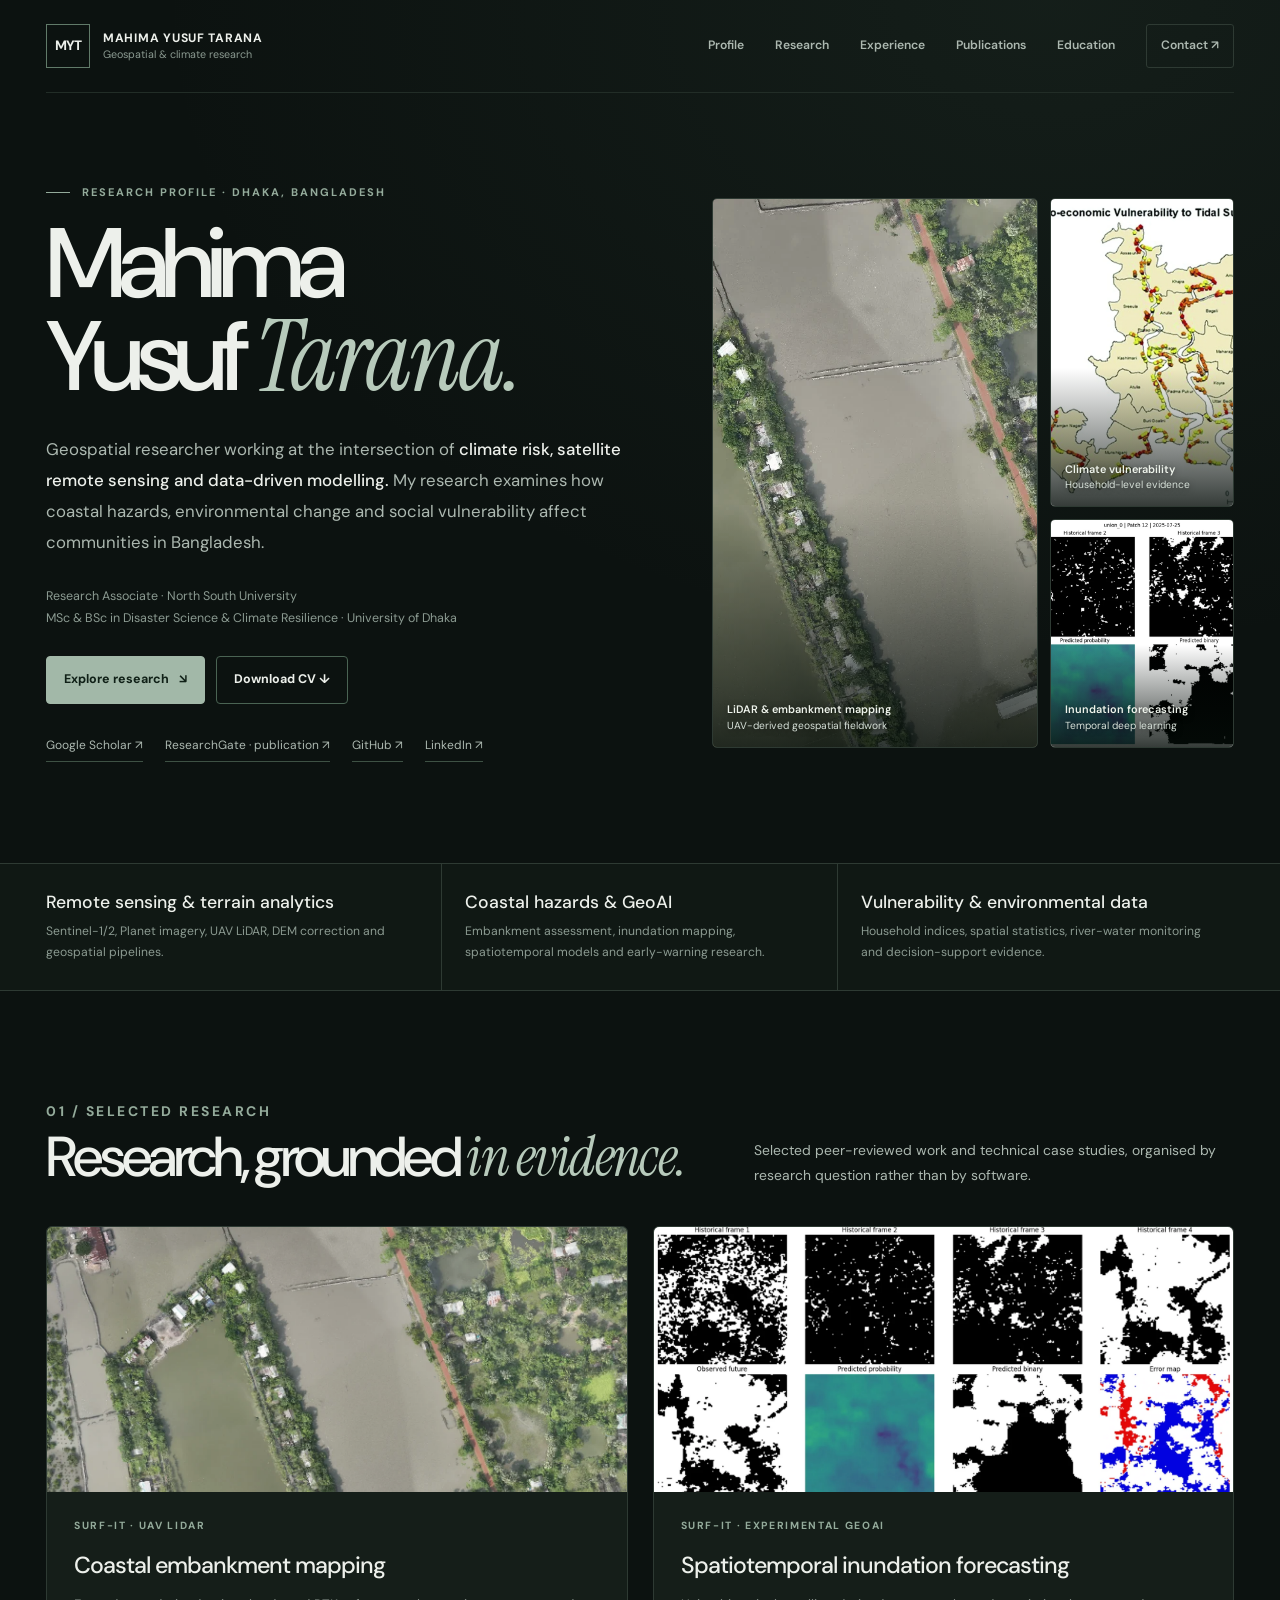
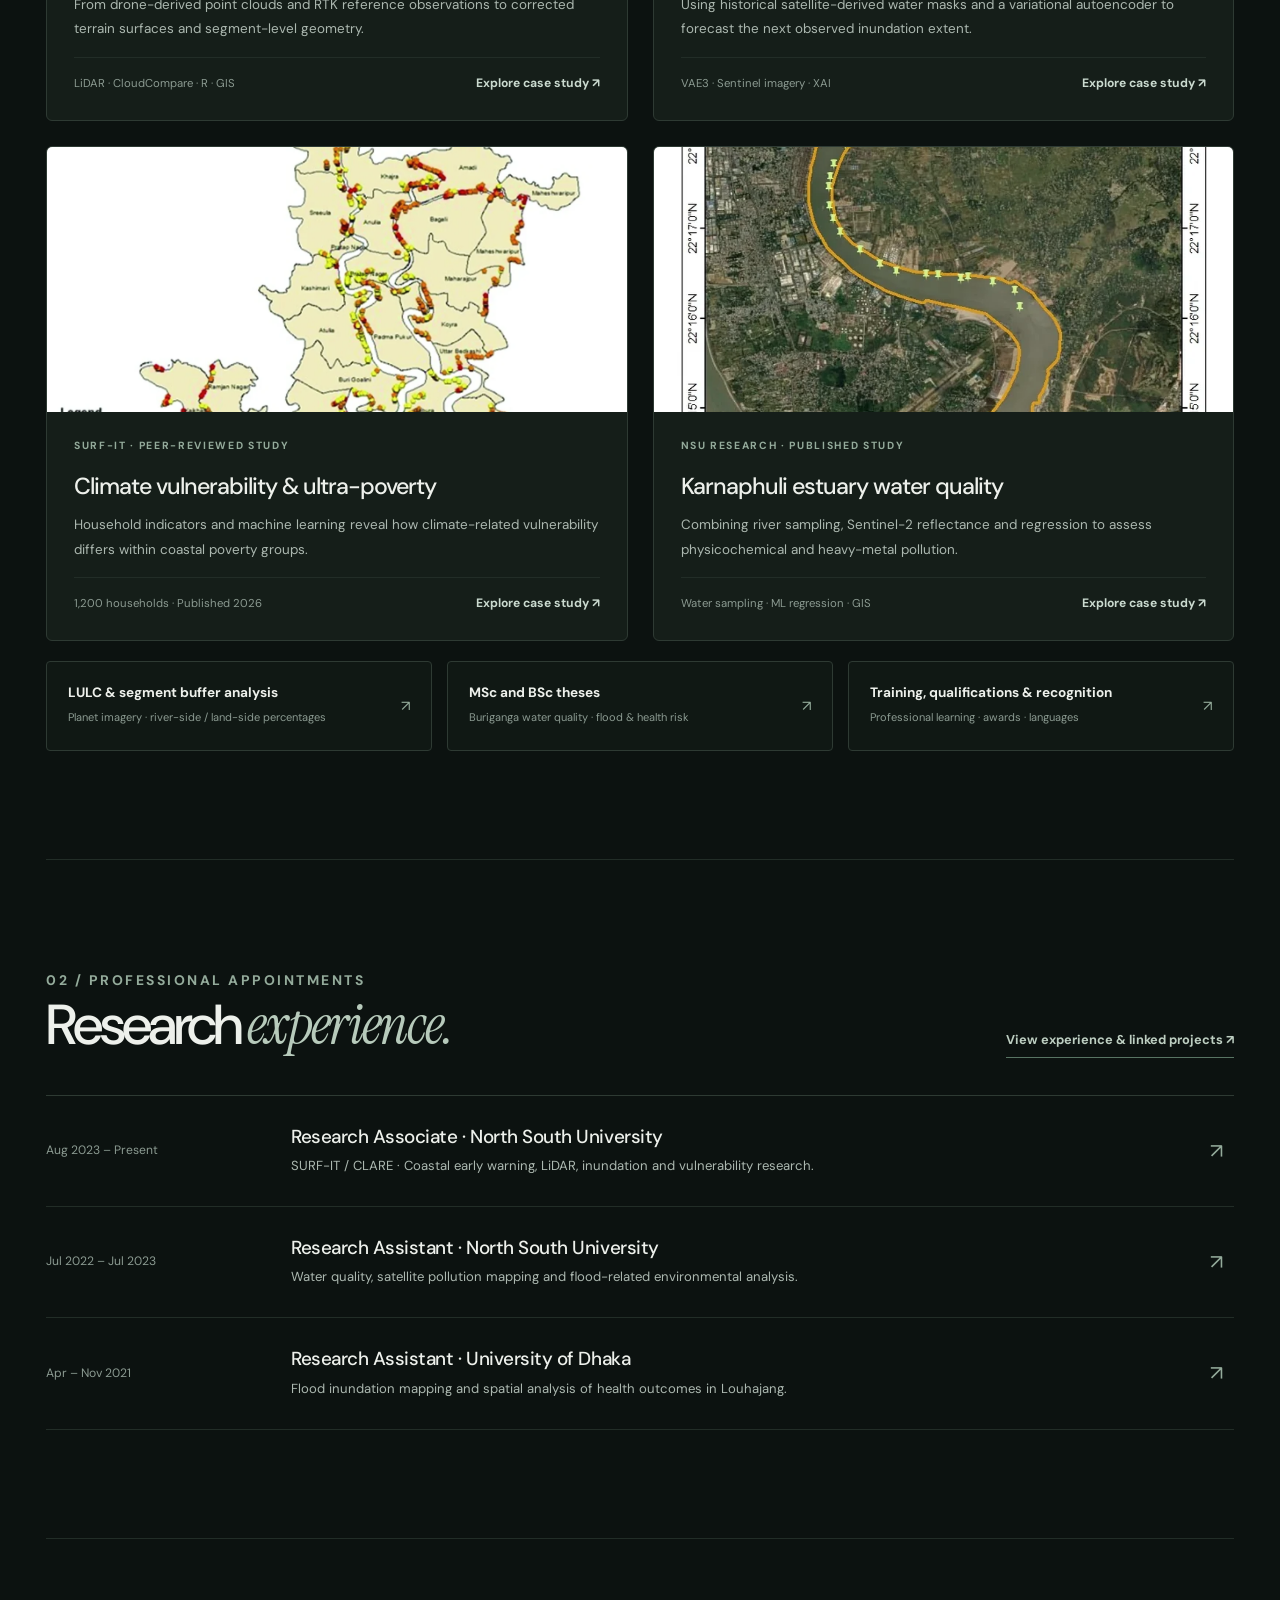
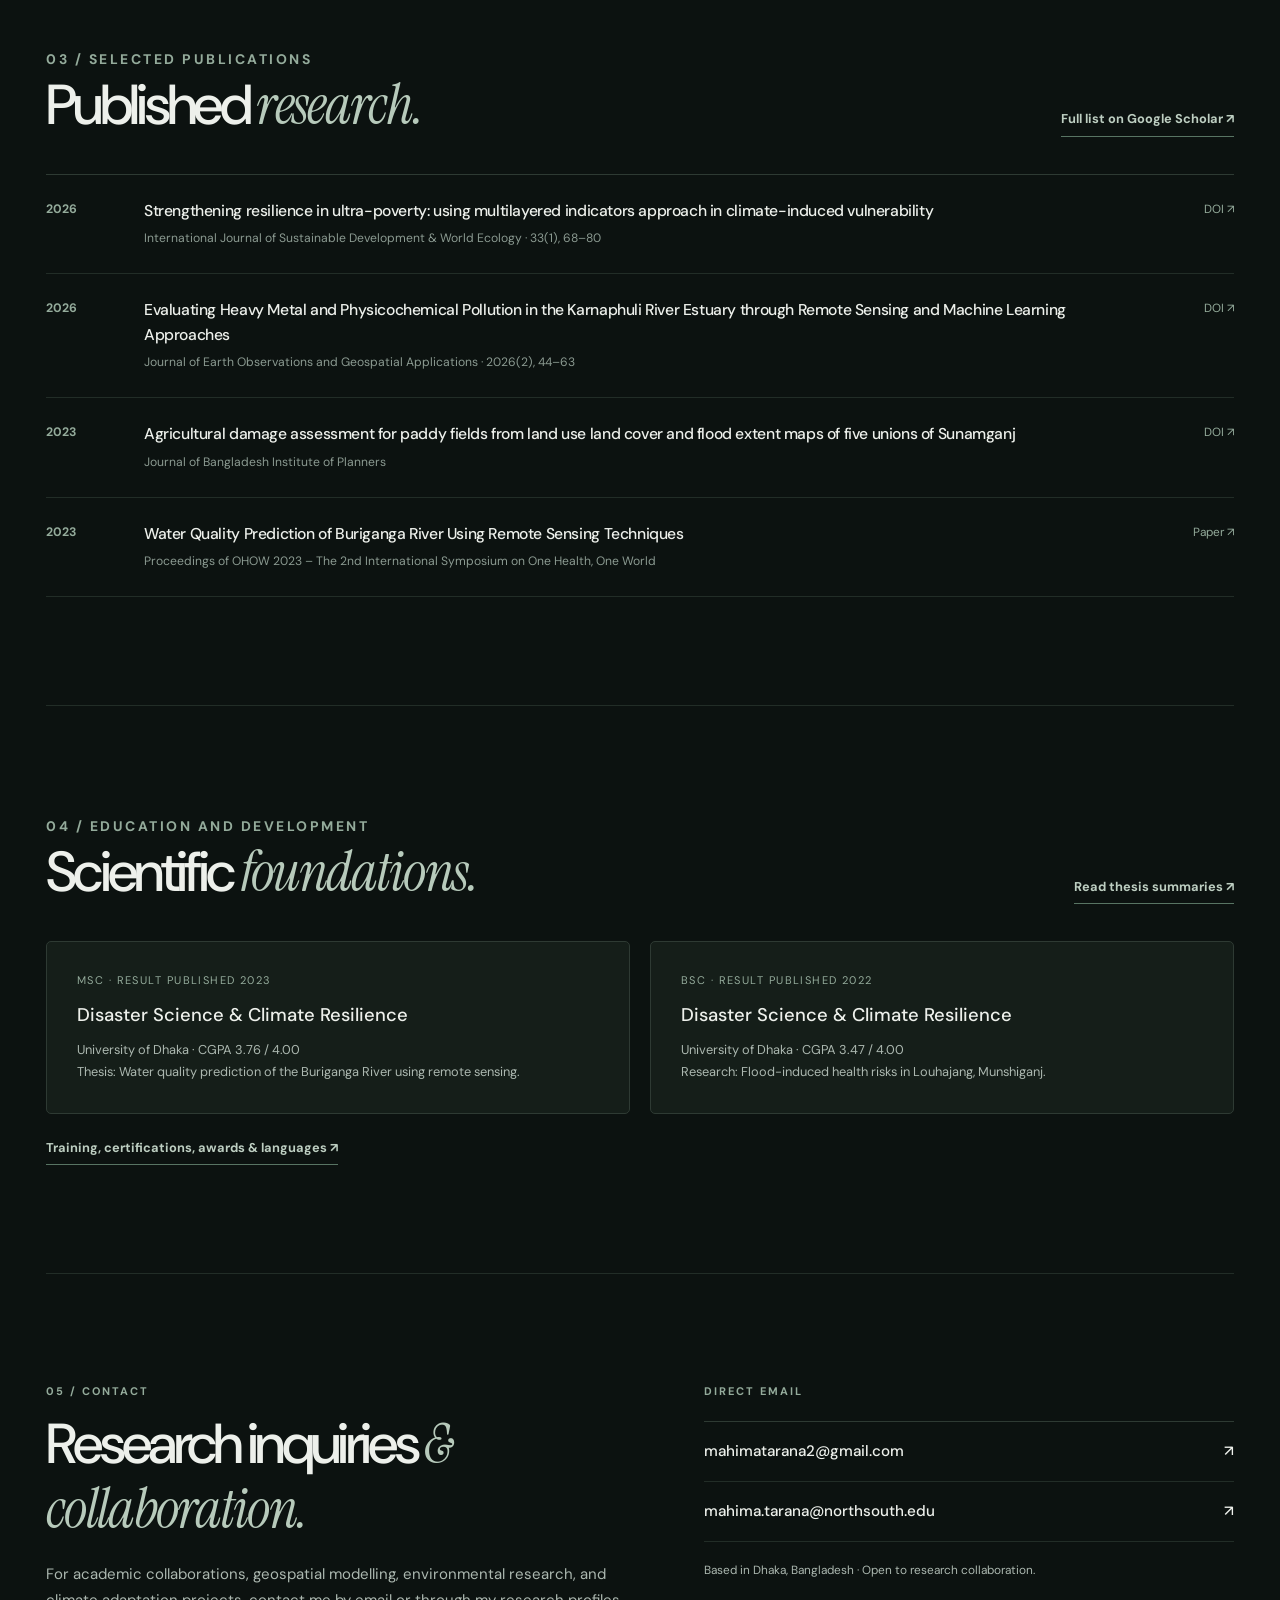
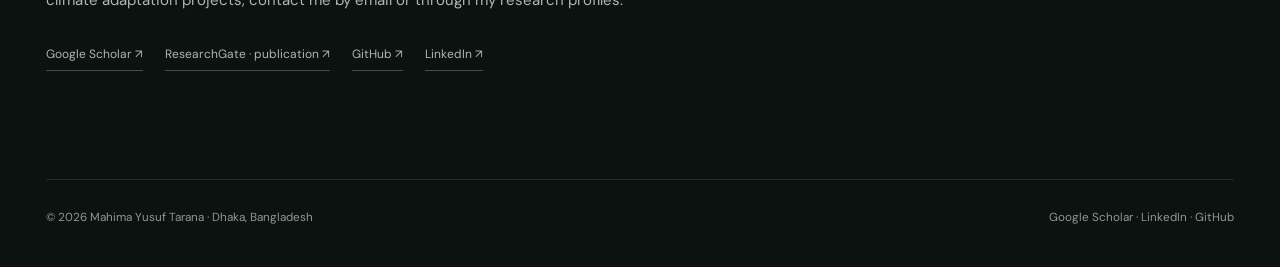
<file: index.html>
<!doctype html><html lang="en"><head><meta charset="utf-8"><meta name="viewport" content="width=device-width,initial-scale=1"><meta name="theme-color" content="#0c1210"><meta name="description" content="Mahima Yusuf Tarana — geospatial researcher working on climate resilience, coastal hazards, remote sensing, GIS, and machine learning."><link rel="preconnect" href="https://fonts.googleapis.com"><link rel="preconnect" href="https://fonts.gstatic.com" crossorigin><link href="https://fonts.googleapis.com/css2?family=DM+Sans:wght@400;500;600;700&family=Instrument+Serif:ital@0;1&display=swap" rel="stylesheet"><link rel="stylesheet" href="style.css"><title>Mahima Yusuf Tarana | Geospatial Research & Climate Resilience</title></head><body><div class="container"><div class="topbar"><a href="index.html" class="brand" aria-label="Mahima Yusuf Tarana home"><span class="brand-mark">MYT</span><span class="brand-copy"><strong>MAHIMA YUSUF TARANA</strong><small>Geospatial & climate research</small></span></a><button class="mobile-toggle" type="button" aria-label="Toggle navigation" aria-controls="primary-nav" aria-expanded="false">Menu ☰</button><nav id="primary-nav" class="nav" aria-label="Primary navigation"><a href="index.html#about">Profile</a><a href="index.html#research">Research</a><a href="experience-nsu.html">Experience</a><a href="index.html#publications">Publications</a><a href="index.html#education">Education</a><a class="nav-contact" href="index.html#contact">Contact ↗</a></nav></div></div>
<main id="about">
<section class="container hero" aria-labelledby="home-heading"><div><div class="micro eyebrow">Research profile · Dhaka, Bangladesh</div><h1 id="home-heading">Mahima<br>Yusuf <span class="serif">Tarana.</span></h1><p class="lead">Geospatial researcher working at the intersection of <strong style="color:var(--fg);font-weight:500">climate risk, satellite remote sensing and data-driven modelling.</strong> My research examines how coastal hazards, environmental change and social vulnerability affect communities in Bangladesh.</p><p class="credentials">Research Associate · North South University<br>MSc & BSc in Disaster Science & Climate Resilience · University of Dhaka</p><div class="button-row"><a class="button solid" href="#research">Explore research <span aria-hidden="true">↘</span></a><a class="button" href="Mahima_Yusuf_Tarana_CV.pdf" download>Download CV ↓</a></div><div class="social" aria-label="Academic and professional profiles"><a href="https://scholar.google.com/citations?user=-vbctQQAAAAJ&hl=en" target="_blank" rel="noopener noreferrer">Google Scholar ↗</a><a href="https://www.researchgate.net/publication/398386936_Strengthening_resilience_in_ultra-poverty_using_multilayered_indicators_approach_in_climate-induced_vulnerability" target="_blank" rel="noopener noreferrer">ResearchGate · publication ↗</a><a href="https://github.com/mahimatarana" target="_blank" rel="noopener noreferrer">GitHub ↗</a><a href="https://www.linkedin.com/in/mahima-yusuf-tarana-b61780201/" target="_blank" rel="noopener noreferrer">LinkedIn ↗</a></div></div>
<div class="visual-composition" aria-label="Featured research figures from coastal Bangladesh"><a class="visual-tall" href="project-lidar-embankment.html"><img src="lidar-orthomosaic.webp" alt="Orthomosaic of coastal embankment landscape from the SURF-IT project"><span class="visual-cap">LiDAR & embankment mapping<small>UAV-derived geospatial fieldwork</small></span></a><div class="visual-side"><a class="visual-mini" href="project-ultra-poverty-vulnerability.html"><img src="vulnerability-map.webp" alt="Published map of coastal livelihood vulnerability"><span class="visual-cap">Climate vulnerability<small>Household-level evidence</small></span></a><a class="visual-mini" href="project-vae3-inundation.html"><img src="vae-predictions.webp" alt="VAE3 inundation prediction and reference masks"><span class="visual-cap">Inundation forecasting<small>Temporal deep learning</small></span></a></div></div></section>
<section class="band" aria-label="Areas of expertise"><div class="container band-grid"><div class="band-cell"><strong>Remote sensing & terrain analytics</strong><span>Sentinel-1/2, Planet imagery, UAV LiDAR, DEM correction and geospatial pipelines.</span></div><div class="band-cell"><strong>Coastal hazards & GeoAI</strong><span>Embankment assessment, inundation mapping, spatiotemporal models and early-warning research.</span></div><div class="band-cell"><strong>Vulnerability & environmental data</strong><span>Household indices, spatial statistics, river-water monitoring and decision-support evidence.</span></div></div></section>
<section id="research" class="container section"><div class="section-head"><div><p class="micro">01 / Selected research</p><h2>Research, grounded <span class="display-accent">in evidence.</span></h2></div><p>Selected peer-reviewed work and technical case studies, organised by research question rather than by software.</p></div>
<div class="projects">
<article class="project"><a href="project-lidar-embankment.html" aria-label="Open Coastal embankment mapping case study"><div class="project-img"><img src="lidar-orthomosaic.webp" alt="Actual research figure: Coastal embankment mapping" loading="lazy"></div><div class="project-body"><div class="project-overline">SURF-IT · UAV LiDAR</div><h3>Coastal embankment mapping</h3><p>From drone-derived point clouds and RTK reference observations to corrected terrain surfaces and segment-level geometry.</p><div class="project-bottom"><span>LiDAR · CloudCompare · R · GIS</span><b>Explore case study ↗</b></div></div></a></article>
<article class="project"><a href="project-vae3-inundation.html" aria-label="Open Spatiotemporal inundation forecasting case study"><div class="project-img"><img src="vae-predictions.webp" alt="Actual research figure: Spatiotemporal inundation forecasting" loading="lazy"></div><div class="project-body"><div class="project-overline">SURF-IT · Experimental GeoAI</div><h3>Spatiotemporal inundation forecasting</h3><p>Using historical satellite-derived water masks and a variational autoencoder to forecast the next observed inundation extent.</p><div class="project-bottom"><span>VAE3 · Sentinel imagery · XAI</span><b>Explore case study ↗</b></div></div></a></article>
<article class="project"><a href="project-ultra-poverty-vulnerability.html" aria-label="Open Climate vulnerability &amp; ultra-poverty case study"><div class="project-img"><img src="vulnerability-map.webp" alt="Actual research figure: Climate vulnerability &amp; ultra-poverty" loading="lazy"></div><div class="project-body"><div class="project-overline">SURF-IT · Peer-reviewed study</div><h3>Climate vulnerability & ultra-poverty</h3><p>Household indicators and machine learning reveal how climate-related vulnerability differs within coastal poverty groups.</p><div class="project-bottom"><span>1,200 households · Published 2026</span><b>Explore case study ↗</b></div></div></a></article>
<article class="project"><a href="project-karnaphuli-water-quality.html" aria-label="Open Karnaphuli estuary water quality case study"><div class="project-img"><img src="karnaphuli-map.webp" alt="Actual research figure: Karnaphuli estuary water quality" loading="lazy"></div><div class="project-body"><div class="project-overline">NSU research · Published study</div><h3>Karnaphuli estuary water quality</h3><p>Combining river sampling, Sentinel-2 reflectance and regression to assess physicochemical and heavy-metal pollution.</p><div class="project-bottom"><span>Water sampling · ML regression · GIS</span><b>Explore case study ↗</b></div></div></a></article>
</div>
<div class="mini-projects"><a class="mini-project" href="project-lulc-segment-analysis.html"><span><strong>LULC & segment buffer analysis</strong><small>Planet imagery · river-side / land-side percentages</small></span><i>↗</i></a><a class="mini-project" href="academic-theses.html"><span><strong>MSc and BSc theses</strong><small>Buriganga water quality · flood & health risk</small></span><i>↗</i></a><a class="mini-project" href="training-credentials-recognition.html"><span><strong>Training, qualifications & recognition</strong><small>Professional learning · awards · languages</small></span><i>↗</i></a></div></section>
<section id="experience" class="container section"><div class="section-head"><div><p class="micro">02 / Professional appointments</p><h2>Research <span class="display-accent">experience.</span></h2></div><a class="text-link" href="experience-nsu.html">View experience & linked projects ↗</a></div><div class="roles">
<a class="role" href="experience-nsu.html#surfit"><span class="role-time">Aug 2023 – Present</span><div><h3>Research Associate · North South University</h3><p>SURF-IT / CLARE · Coastal early warning, LiDAR, inundation and vulnerability research.</p></div><span class="role-arrow" aria-hidden="true">↗</span></a>
<a class="role" href="experience-nsu.html#nsu-ra"><span class="role-time">Jul 2022 – Jul 2023</span><div><h3>Research Assistant · North South University</h3><p>Water quality, satellite pollution mapping and flood-related environmental analysis.</p></div><span class="role-arrow" aria-hidden="true">↗</span></a>
<a class="role" href="experience-nsu.html#du-ra"><span class="role-time">Apr – Nov 2021</span><div><h3>Research Assistant · University of Dhaka</h3><p>Flood inundation mapping and spatial analysis of health outcomes in Louhajang.</p></div><span class="role-arrow" aria-hidden="true">↗</span></a>
</div></section>
<section id="publications" class="container section"><div class="section-head"><div><p class="micro">03 / Selected publications</p><h2>Published <span class="display-accent">research.</span></h2></div><a class="text-link" href="https://scholar.google.com/citations?user=-vbctQQAAAAJ&hl=en" target="_blank" rel="noopener noreferrer">Full list on Google Scholar ↗</a></div><div class="pub-list">
<article class="pub-row"><span class="pub-year">2026</span><div><h3>Strengthening resilience in ultra-poverty: using multilayered indicators approach in climate-induced vulnerability</h3><p>International Journal of Sustainable Development & World Ecology · 33(1), 68–80</p></div><a class="pub-link" href="https://doi.org/10.1080/13504509.2025.2590759" target="_blank" rel="noopener noreferrer">DOI ↗</a></article>
<article class="pub-row"><span class="pub-year">2026</span><div><h3>Evaluating Heavy Metal and Physicochemical Pollution in the Karnaphuli River Estuary through Remote Sensing and Machine Learning Approaches</h3><p>Journal of Earth Observations and Geospatial Applications · 2026(2), 44–63</p></div><a class="pub-link" href="https://doi.org/10.65372/qgarvs44" target="_blank" rel="noopener noreferrer">DOI ↗</a></article>
<article class="pub-row"><span class="pub-year">2023</span><div><h3>Agricultural damage assessment for paddy fields from land use land cover and flood extent maps of five unions of Sunamganj</h3><p>Journal of Bangladesh Institute of Planners</p></div><a class="pub-link" href="https://doi.org/10.3329/JBIP.V16I1.77038" target="_blank" rel="noopener noreferrer">DOI ↗</a></article>
<article class="pub-row"><span class="pub-year">2023</span><div><h3>Water Quality Prediction of Buriganga River Using Remote Sensing Techniques</h3><p>Proceedings of OHOW 2023 – The 2nd International Symposium on One Health, One World</p></div><a class="pub-link" href="https://sciforum.net/paper/17452" target="_blank" rel="noopener noreferrer">Paper ↗</a></article>
</div></section>
<section id="education" class="container section"><div class="section-head"><div><p class="micro">04 / Education and development</p><h2>Scientific <span class="display-accent">foundations.</span></h2></div><a class="text-link" href="academic-theses.html">Read thesis summaries ↗</a></div><div class="educ-grid"><div class="educ"><span class="ed-year">MSc · Result published 2023</span><strong>Disaster Science & Climate Resilience</strong><p>University of Dhaka · CGPA 3.76 / 4.00<br>Thesis: Water quality prediction of the Buriganga River using remote sensing.</p></div><div class="educ"><span class="ed-year">BSc · Result published 2022</span><strong>Disaster Science & Climate Resilience</strong><p>University of Dhaka · CGPA 3.47 / 4.00<br>Research: Flood-induced health risks in Louhajang, Munshiganj.</p></div></div><div style="margin-top:20px"><a class="text-link" href="training-credentials-recognition.html">Training, certifications, awards & languages ↗</a></div></section>
<section id="contact" class="container section"><div class="contact-layout"><div><p class="micro">05 / Contact</p><h2>Research inquiries <span class="display-accent">& collaboration.</span></h2><p>For academic collaborations, geospatial modelling, environmental research, and climate adaptation projects, contact me by email or through my research profiles.</p><div class="social" aria-label="Academic and professional profiles"><a href="https://scholar.google.com/citations?user=-vbctQQAAAAJ&hl=en" target="_blank" rel="noopener noreferrer">Google Scholar ↗</a><a href="https://www.researchgate.net/publication/398386936_Strengthening_resilience_in_ultra-poverty_using_multilayered_indicators_approach_in_climate-induced_vulnerability" target="_blank" rel="noopener noreferrer">ResearchGate · publication ↗</a><a href="https://github.com/mahimatarana" target="_blank" rel="noopener noreferrer">GitHub ↗</a><a href="https://www.linkedin.com/in/mahima-yusuf-tarana-b61780201/" target="_blank" rel="noopener noreferrer">LinkedIn ↗</a></div></div><div><p class="micro" style="margin-bottom:20px">Direct email</p><div class="contact-mails"><a href="mailto:mahimatarana2@gmail.com">mahimatarana2@gmail.com <span aria-hidden="true">↗</span></a><a href="mailto:mahima.tarana@northsouth.edu">mahima.tarana@northsouth.edu <span aria-hidden="true">↗</span></a></div><p style="font-size:.74rem;margin-top:18px">Based in Dhaka, Bangladesh · Open to research collaboration.</p></div></div></section></main><footer class="container"><span>© 2026 Mahima Yusuf Tarana · Dhaka, Bangladesh</span><span><a href="https://scholar.google.com/citations?user=-vbctQQAAAAJ&hl=en" target="_blank" rel="noopener noreferrer">Google Scholar</a> · <a href="https://www.linkedin.com/in/mahima-yusuf-tarana-b61780201/" target="_blank" rel="noopener noreferrer">LinkedIn</a> · <a href="https://github.com/mahimatarana" target="_blank" rel="noopener noreferrer">GitHub</a></span></footer><script src="site.js" defer></script></body></html>
</file>
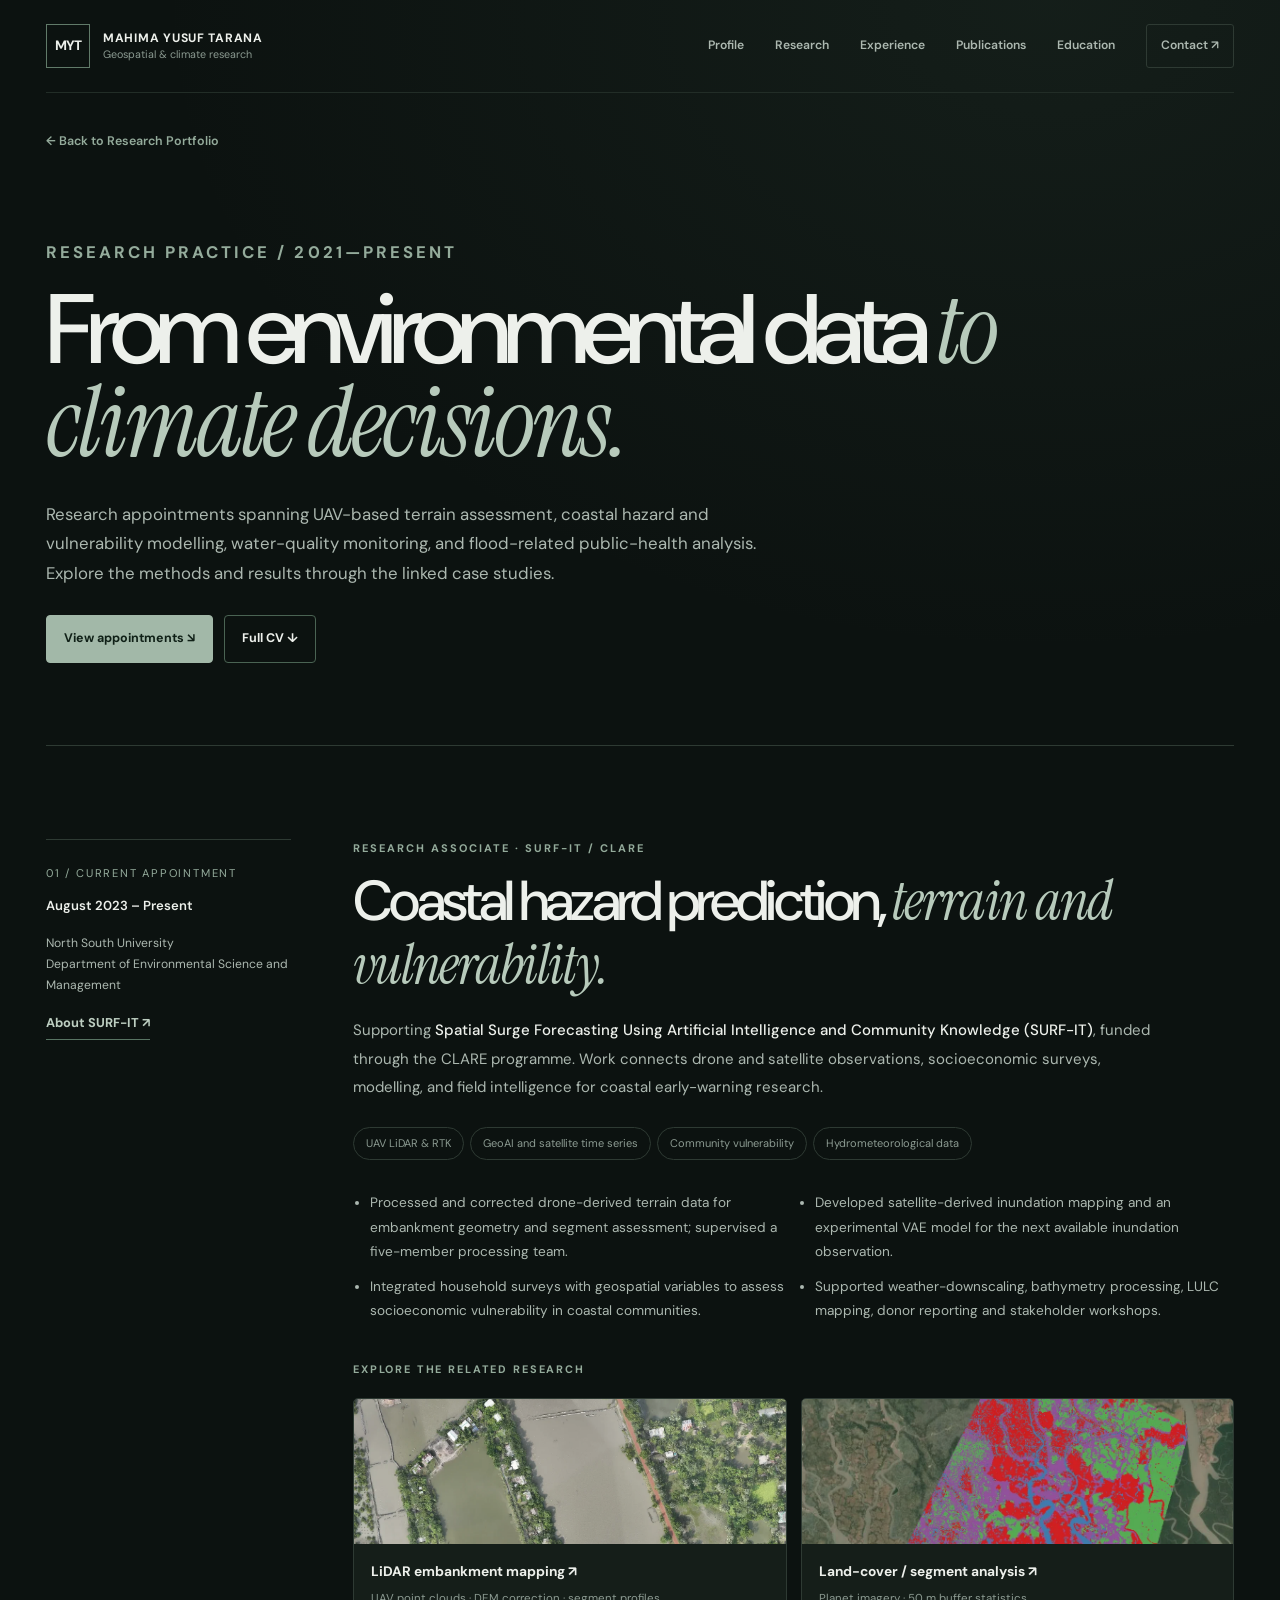
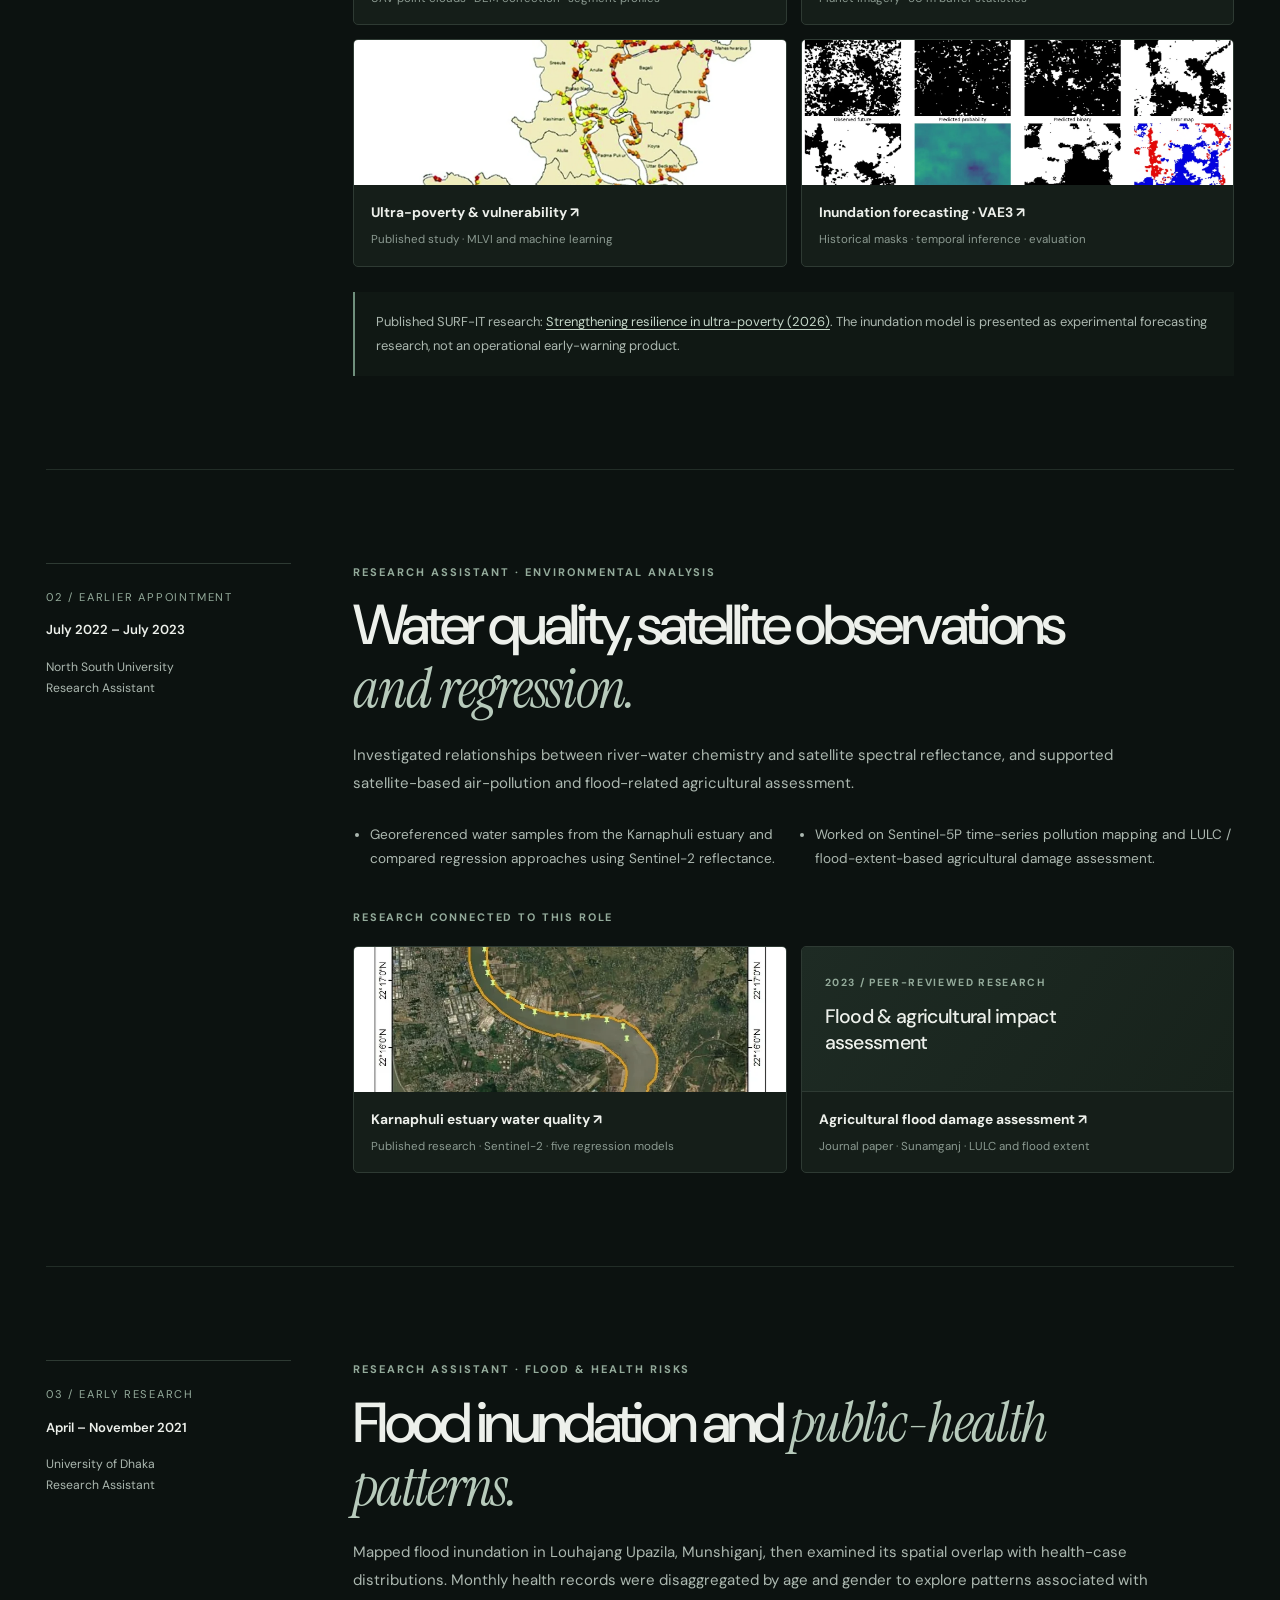
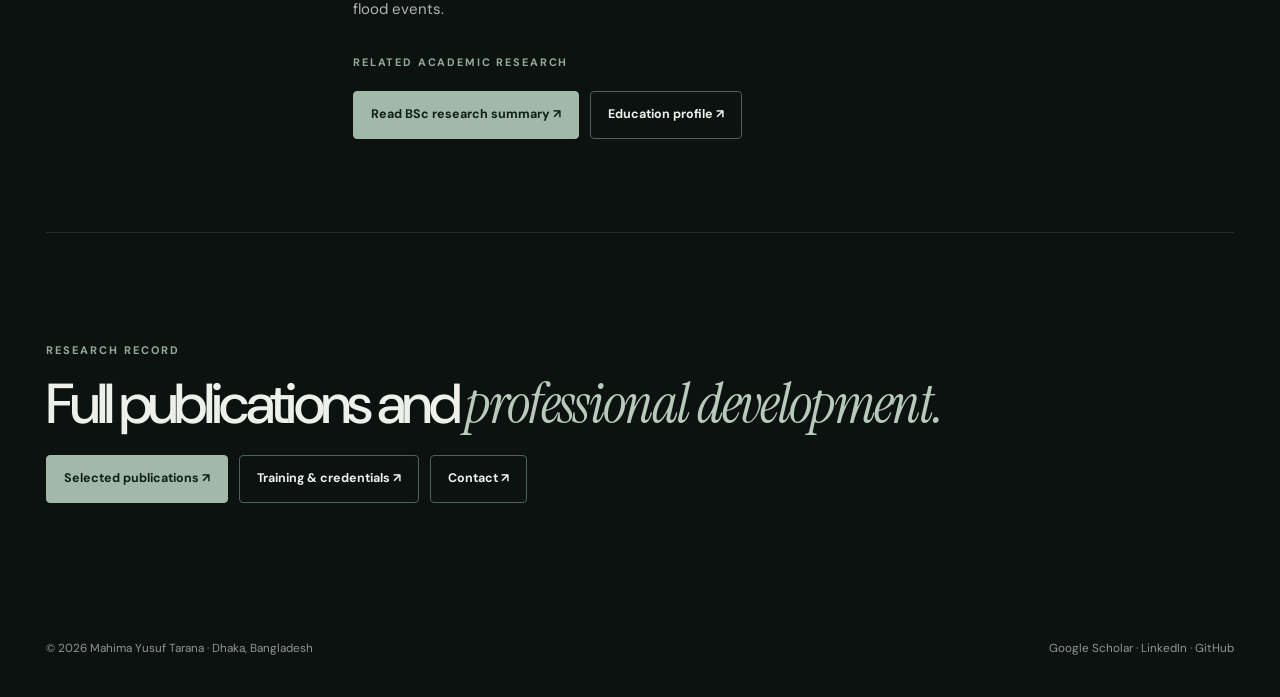
<file: experience-nsu.html>
<!doctype html><html lang="en"><head><meta charset="utf-8"><meta name="viewport" content="width=device-width,initial-scale=1"><meta name="theme-color" content="#0c1210"><meta name="description" content="Mahima Yusuf Tarana — geospatial researcher working on climate resilience, coastal hazards, remote sensing, GIS, and machine learning."><link rel="preconnect" href="https://fonts.googleapis.com"><link rel="preconnect" href="https://fonts.gstatic.com" crossorigin><link href="https://fonts.googleapis.com/css2?family=DM+Sans:wght@400;500;600;700&family=Instrument+Serif:ital@0;1&display=swap" rel="stylesheet"><link rel="stylesheet" href="style.css"><title>Research Experience | Mahima Yusuf Tarana</title></head><body><div class="container"><div class="topbar"><a href="index.html" class="brand" aria-label="Mahima Yusuf Tarana home"><span class="brand-mark">MYT</span><span class="brand-copy"><strong>MAHIMA YUSUF TARANA</strong><small>Geospatial & climate research</small></span></a><button class="mobile-toggle" type="button" aria-label="Toggle navigation" aria-controls="primary-nav" aria-expanded="false">Menu ☰</button><nav id="primary-nav" class="nav" aria-label="Primary navigation"><a href="index.html#about">Profile</a><a href="index.html#research">Research</a><a href="experience-nsu.html">Experience</a><a href="index.html#publications">Publications</a><a href="index.html#education">Education</a><a class="nav-contact" href="index.html#contact">Contact ↗</a></nav></div></div>
<main><div class="container backline"><a href="index.html">← Back to Research Portfolio</a></div>
<header class="container exp-hero"><p class="micro">Research practice / 2021—Present</p><h1>From environmental data <span class="serif">to climate decisions.</span></h1><p>Research appointments spanning UAV-based terrain assessment, coastal hazard and vulnerability modelling, water-quality monitoring, and flood-related public-health analysis. Explore the methods and results through the linked case studies.</p><div class="button-row" style="margin-top:27px"><a class="button solid" href="#surfit">View appointments ↘</a><a class="button" href="Mahima_Yusuf_Tarana_CV.pdf" download>Full CV ↓</a></div></header>
<section class="container exp-role" id="surfit"><div class="exp-grid"><aside class="exp-sidebar"><div><small>01 / Current appointment</small><strong>August 2023 – Present</strong><p>North South University<br>Department of Environmental Science and Management</p></div><a class="text-link" href="https://clareprogramme.org/project/spatial-surge-forecasting-using-artificial-intelligence-and-community-knowledge-surf-it/" target="_blank" rel="noopener noreferrer">About SURF-IT ↗</a></aside><div class="exp-main"><p class="micro">Research Associate · SURF-IT / CLARE</p><h2>Coastal hazard prediction, <span class="display-accent">terrain and vulnerability.</span></h2><p class="exp-intro">Supporting <strong style="color:var(--fg);font-weight:500">Spatial Surge Forecasting Using Artificial Intelligence and Community Knowledge (SURF-IT)</strong>, funded through the CLARE programme. Work connects drone and satellite observations, socioeconomic surveys, modelling, and field intelligence for coastal early-warning research.</p><div><span class="exp-pill">UAV LiDAR & RTK</span><span class="exp-pill">GeoAI and satellite time series</span><span class="exp-pill">Community vulnerability</span><span class="exp-pill">Hydrometeorological data</span></div><ul class="exp-bullets"><li>Processed and corrected drone-derived terrain data for embankment geometry and segment assessment; supervised a five-member processing team.</li><li>Developed satellite-derived inundation mapping and an experimental VAE model for the next available inundation observation.</li><li>Integrated household surveys with geospatial variables to assess socioeconomic vulnerability in coastal communities.</li><li>Supported weather-downscaling, bathymetry processing, LULC mapping, donor reporting and stakeholder workshops.</li></ul><div id="surfit-projects" class="exp-subtitle">Explore the related research</div><div class="exp-projects">
<a class="exp-card" href="project-lidar-embankment.html"><img loading="lazy" src="lidar-orthomosaic.webp" alt="Related research figure for LiDAR embankment mapping"><div class="exp-card-body"><strong>LiDAR embankment mapping ↗</strong><span>UAV point clouds · DEM correction · segment profiles</span></div></a>
<a class="exp-card" href="project-lulc-segment-analysis.html"><img loading="lazy" src="lulc-classification.webp" alt="Related research figure for Land-cover / segment analysis"><div class="exp-card-body"><strong>Land-cover / segment analysis ↗</strong><span>Planet imagery · 50 m buffer statistics</span></div></a>
<a class="exp-card" href="project-ultra-poverty-vulnerability.html"><img loading="lazy" src="vulnerability-map.webp" alt="Related research figure for Ultra-poverty &amp; vulnerability"><div class="exp-card-body"><strong>Ultra-poverty & vulnerability ↗</strong><span>Published study · MLVI and machine learning</span></div></a>
<a class="exp-card" href="project-vae3-inundation.html"><img loading="lazy" src="vae-predictions.webp" alt="Related research figure for Inundation forecasting · VAE3"><div class="exp-card-body"><strong>Inundation forecasting · VAE3 ↗</strong><span>Historical masks · temporal inference · evaluation</span></div></a>
</div><div class="subtle-article">Published SURF-IT research: <a href="https://doi.org/10.1080/13504509.2025.2590759" target="_blank" rel="noopener noreferrer">Strengthening resilience in ultra-poverty (2026)</a>. The inundation model is presented as experimental forecasting research, not an operational early-warning product.</div></div></div></section>
<section class="container exp-role" id="nsu-ra"><div class="exp-grid"><aside class="exp-sidebar"><div><small>02 / Earlier appointment</small><strong>July 2022 – July 2023</strong><p>North South University<br>Research Assistant</p></div></aside><div class="exp-main"><p class="micro">Research Assistant · Environmental analysis</p><h2>Water quality, satellite observations <span class="display-accent">and regression.</span></h2><p class="exp-intro">Investigated relationships between river-water chemistry and satellite spectral reflectance, and supported satellite-based air-pollution and flood-related agricultural assessment.</p><ul class="exp-bullets"><li>Georeferenced water samples from the Karnaphuli estuary and compared regression approaches using Sentinel-2 reflectance.</li><li>Worked on Sentinel-5P time-series pollution mapping and LULC / flood-extent-based agricultural damage assessment.</li></ul><div class="exp-subtitle">Research connected to this role</div><div class="exp-projects">
<a class="exp-card" href="project-karnaphuli-water-quality.html"><img loading="lazy" src="karnaphuli-map.webp" alt="Related research figure for Karnaphuli estuary water quality"><div class="exp-card-body"><strong>Karnaphuli estuary water quality ↗</strong><span>Published research · Sentinel-2 · five regression models</span></div></a>
<a class="exp-card" href="https://doi.org/10.3329/JBIP.V16I1.77038" target="_blank" rel="noopener noreferrer"><div class="exp-card-textvisual"><span>2023 / PEER-REVIEWED RESEARCH</span><strong>Flood & agricultural impact assessment</strong></div><div class="exp-card-body"><strong>Agricultural flood damage assessment ↗</strong><span>Journal paper · Sunamganj · LULC and flood extent</span></div></a>
</div></div></div></section>
<section class="container exp-role" id="du-ra"><div class="exp-grid"><aside class="exp-sidebar"><div><small>03 / Early research</small><strong>April – November 2021</strong><p>University of Dhaka<br>Research Assistant</p></div></aside><div class="exp-main"><p class="micro">Research Assistant · Flood & health risks</p><h2>Flood inundation and <span class="display-accent">public-health patterns.</span></h2><p class="exp-intro">Mapped flood inundation in Louhajang Upazila, Munshiganj, then examined its spatial overlap with health-case distributions. Monthly health records were disaggregated by age and gender to explore patterns associated with flood events.</p><div class="exp-subtitle">Related academic research</div><div class="button-row"><a class="button solid" href="academic-theses.html">Read BSc research summary ↗</a><a class="button" href="index.html#education">Education profile ↗</a></div></div></div></section>
<section class="container section" style="border:0"><p class="micro">Research record</p><h2>Full publications and <span class="display-accent">professional development.</span></h2><div class="button-row"><a class="button solid" href="index.html#publications">Selected publications ↗</a><a class="button" href="training-credentials-recognition.html">Training & credentials ↗</a><a class="button" href="index.html#contact">Contact ↗</a></div></section></main><footer class="container"><span>© 2026 Mahima Yusuf Tarana · Dhaka, Bangladesh</span><span><a href="https://scholar.google.com/citations?user=-vbctQQAAAAJ&hl=en" target="_blank" rel="noopener noreferrer">Google Scholar</a> · <a href="https://www.linkedin.com/in/mahima-yusuf-tarana-b61780201/" target="_blank" rel="noopener noreferrer">LinkedIn</a> · <a href="https://github.com/mahimatarana" target="_blank" rel="noopener noreferrer">GitHub</a></span></footer><script src="site.js" defer></script></body></html>
</file>
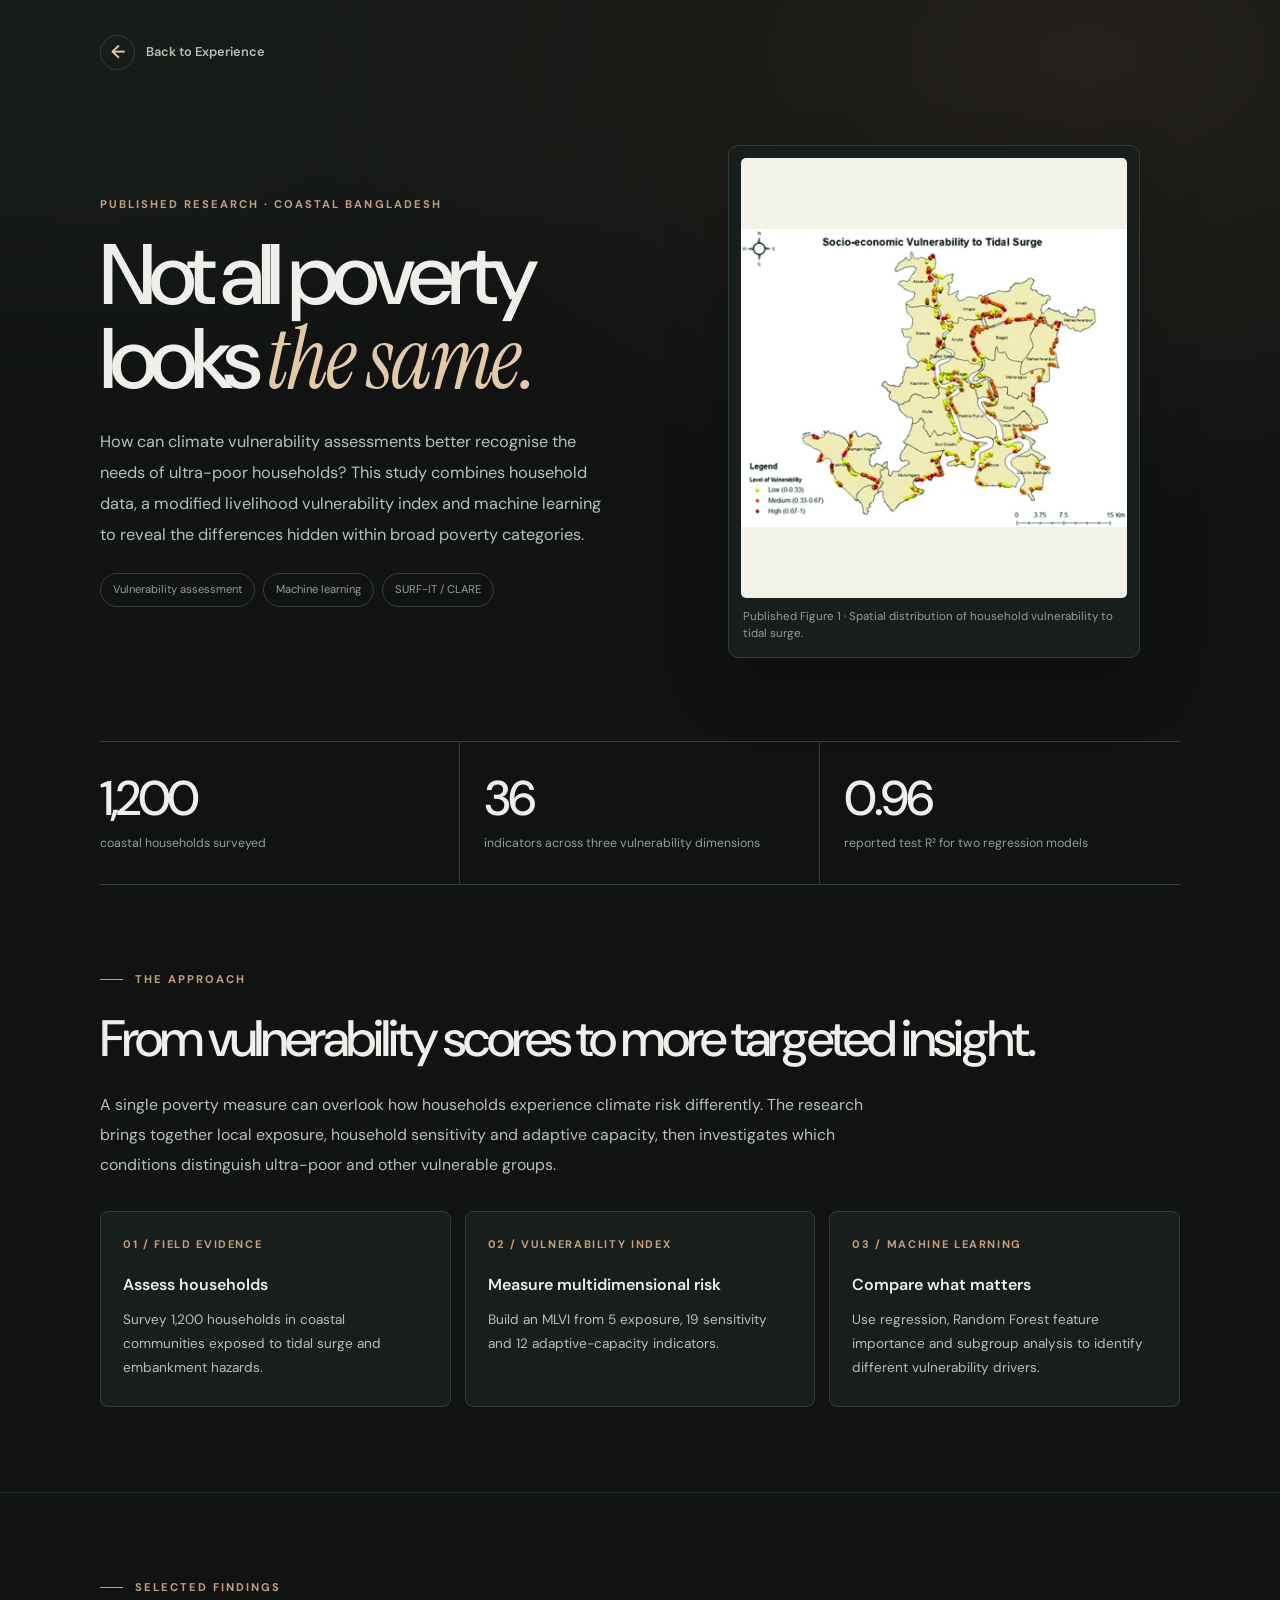
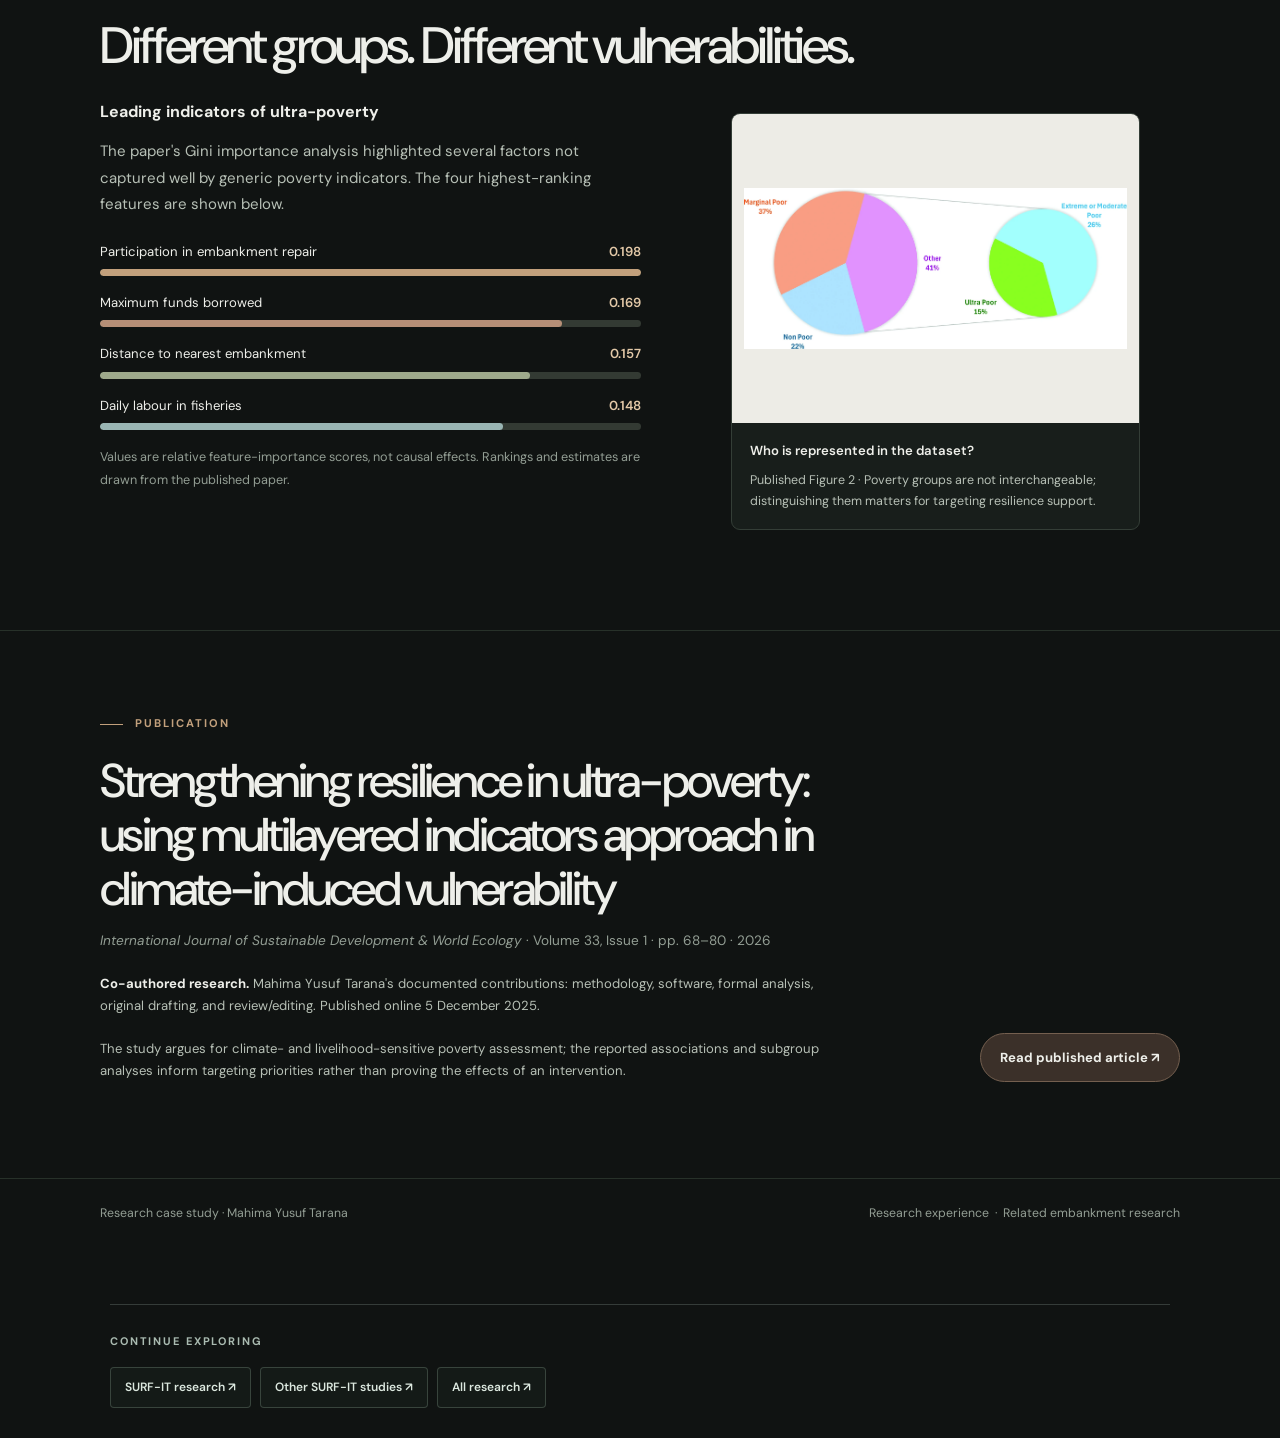
<file: project-ultra-poverty-vulnerability.html>
<!DOCTYPE html>
<html lang="en">
<head>
<meta charset="utf-8">
<meta name="viewport" content="width=device-width,initial-scale=1">
<meta name="theme-color" content="#101312">
<meta name="description" content="Research case study: understanding climate-induced vulnerability and ultra-poverty in coastal Bangladesh through household surveys and machine learning.">
<title>Ultra-Poverty & Climate Vulnerability | Research Case Study</title>
<link rel="preconnect" href="https://fonts.googleapis.com">
<link rel="preconnect" href="https://fonts.gstatic.com" crossorigin>
<link href="https://fonts.googleapis.com/css2?family=DM+Sans:wght@400;500;600;700&family=Instrument+Serif:ital@0;1&display=swap" rel="stylesheet">
<style>
:root{color-scheme:dark;--bg:#101312;--surface:#181e1b;--surface-deep:#151a17;--line:#343e37;--line-soft:#273129;--text:#eeeFEa;--muted:#b7c0b6;--soft:#939e94;--amber:#c2a07c;--amber-hi:#e3c9a8;--rust:#b87969;--fern:#9ea98b;--teal:#99b5b3;--sans:'DM Sans',system-ui,-apple-system,'Segoe UI',sans-serif;--serif:'Instrument Serif',Georgia,serif}
*{box-sizing:border-box}html{scroll-behavior:smooth}body{margin:0;background:var(--bg);color:var(--text);font:400 15px/1.77 var(--sans);-webkit-font-smoothing:antialiased}body::before{content:'';position:absolute;left:0;right:0;top:0;height:690px;pointer-events:none;background:radial-gradient(ellipse at 85% 8%,rgba(152,111,80,.15),transparent 52%),radial-gradient(ellipse at 7% 3%,rgba(121,141,117,.08),transparent 40%)}
a{color:inherit;text-decoration:none}img{display:block;width:100%;height:auto}button{font:inherit;cursor:pointer}:focus-visible{outline:2px solid var(--amber-hi);outline-offset:4px}::selection{background:var(--amber-hi);color:var(--bg)}
.wrap{width:min(1080px,calc(100% - 80px));margin:auto;position:relative}.back-row{padding:35px 0 0}.back{display:inline-flex;gap:11px;align-items:center;font-size:.8rem;color:var(--muted);font-weight:600}.back:hover{color:var(--amber-hi)}.back .arr{display:grid;place-items:center;border:1px solid var(--line);border-radius:50%;width:35px;height:35px;font-size:1.15rem;color:var(--amber-hi)}
.hero{padding:60px 0 68px}.hero-grid{display:grid;grid-template-columns:1.02fr .98fr;gap:clamp(35px,6vw,80px);align-items:center}.eyebrow,.section-label{color:var(--amber);font-size:.7rem;font-weight:700;letter-spacing:.18em;text-transform:uppercase}.eyebrow{margin:0 0 19px}.section-label{display:flex;align-items:center;gap:12px;margin:0 0 20px}.section-label::before{content:'';width:23px;height:1px;background:var(--amber)}
h1{font-size:clamp(3.65rem,6.7vw,6.35rem);line-height:.975;letter-spacing:-.075em;font-weight:500;margin:0 0 26px;max-width:680px}.serif{font-family:var(--serif);font-weight:400;font-style:italic;color:var(--amber-hi);letter-spacing:-.025em}.lede{color:var(--muted);font-size:1.02rem;line-height:1.9;max-width:600px;margin:0 0 22px}.meta{display:flex;flex-wrap:wrap;gap:8px}.meta span{font-size:.7rem;border:1px solid var(--line);border-radius:50px;padding:6px 12px;color:var(--soft)}
.hero-visual{padding:12px 12px 14px;background:var(--surface);border:1px solid var(--line);border-radius:10px;box-shadow:0 28px 65px #0003}.hero-visual button{padding:0;border:0;background:#f3f2e9;display:block;width:100%;border-radius:5px;overflow:hidden}.hero-visual img{height:440px;object-fit:contain;cursor:zoom-in}.caption{font-size:.72rem;color:var(--soft);line-height:1.5;margin:10px 2px 0}
.metrics{border-top:1px solid var(--line);border-bottom:1px solid var(--line);display:grid;grid-template-columns:repeat(3,1fr)}.metric{padding:28px 24px 29px;border-right:1px solid var(--line)}.metric:first-child{padding-left:0}.metric:last-child{border-right:0}.metric strong{display:block;font-size:clamp(2.1rem,3.8vw,3.15rem);line-height:1.2;font-weight:500;letter-spacing:-.065em}.metric span{display:block;margin-top:5px;font-size:.77rem;color:var(--soft)}
.section{padding:85px 0;border-bottom:1px solid var(--line-soft)}h2{font-size:clamp(2.1rem,4vw,3.5rem);letter-spacing:-.058em;font-weight:500;line-height:1.14;margin:0 0 22px}p{margin:0 0 16px;color:var(--muted)}.section-intro{max-width:780px;font-size:.99rem;line-height:1.9}.steps{display:grid;grid-template-columns:repeat(3,1fr);gap:14px;margin-top:31px}.step{border:1px solid var(--line);background:var(--surface);border-radius:8px;padding:23px 22px 25px}.step .number{display:block;margin:0 0 16px;color:var(--amber);font-size:.69rem;font-weight:700;letter-spacing:.15em}.step h3{font-size:1rem;font-weight:600;margin:0 0 9px}.step p{font-size:.85rem;line-height:1.78;margin:0}
.result-layout{display:grid;grid-template-columns:1.05fr .95fr;align-items:start;gap:50px;margin-top:20px}.result-layout h3{font-size:1rem;margin:0 0 12px}.bars{margin-top:25px;display:grid;gap:18px}.bar-head{display:flex;justify-content:space-between;gap:12px;font-size:.82rem;line-height:1.4;color:var(--text)}.bar-head b{font-weight:600;font-variant-numeric:tabular-nums;color:var(--amber-hi)}.track{height:7px;overflow:hidden;border-radius:100px;background:#333a33;margin-top:8px}.fill{height:100%;border-radius:100px;background:var(--amber)}.bar:nth-child(2) .fill{background:#b68f77}.bar:nth-child(3) .fill{background:var(--fern)}.bar:nth-child(4) .fill{background:var(--teal)}.result-note{font-size:.79rem;color:var(--soft);margin:16px 0 0}
.figure-card{border:1px solid var(--line);border-radius:9px;overflow:hidden;background:var(--surface)}.figure-card button{display:block;border:0;width:100%;background:#edece6;padding:12px}.figure-card img{width:100%;height:285px;object-fit:contain;cursor:zoom-in}.fig-inner{padding:14px 18px 17px}.fig-inner b{font-size:.82rem;font-weight:600}.fig-inner p{font-size:.78rem;line-height:1.68;margin:7px 0 0}
.publication{padding:83px 0 96px}.pub-grid{display:grid;grid-template-columns:1fr auto;gap:35px;align-items:end}.publication h2{max-width:780px;font-size:clamp(2rem,3.7vw,3rem);margin-bottom:13px}.journal{font-size:.85rem;color:var(--soft)}.details{margin-top:20px;font-size:.82rem;line-height:1.7;max-width:730px}.detail-title{font-weight:700;color:var(--text)}.cta{display:inline-flex;align-items:center;gap:9px;border:1px solid #745f4f;background:#3b3029;border-radius:100px;padding:12px 19px;font-size:.82rem;font-weight:700;color:var(--text);white-space:nowrap;transition:transform .2s,border-color .2s}.cta:hover{transform:translateY(-2px);border-color:var(--amber-hi)}.small-link{color:var(--amber-hi);text-decoration:underline;text-underline-offset:4px;text-decoration-color:#866e55}footer{border-top:1px solid var(--line-soft);padding:24px 0 35px;font-size:.77rem;color:var(--soft)}footer .flex{display:flex;justify-content:space-between;gap:15px}footer a:hover{color:var(--amber-hi)}
.lightbox{position:fixed;inset:0;background:rgba(3,7,5,.9);z-index:20;display:none;align-items:center;justify-content:center;padding:34px}.lightbox.open{display:flex}.lightbox img{max-width:min(94vw,1350px);max-height:89vh;object-fit:contain}.lightbox button{position:absolute;top:20px;right:24px;color:#fff;border:1px solid #65736a;border-radius:50%;background:#17201b;width:40px;height:40px;font-size:22px}
@media(max-width:860px){.wrap{width:min(100%,calc(100% - 42px))}.hero-grid,.result-layout,.pub-grid{grid-template-columns:1fr}.hero{padding:50px 0 55px}.hero-visual{max-width:660px}.result-layout{gap:28px}.steps{grid-template-columns:1fr}.publication{padding:67px 0}.metrics{grid-template-columns:repeat(3,1fr)}}
@media(max-width:550px){.wrap{width:min(100%,calc(100% - 32px))}h1{font-size:clamp(3rem,13.5vw,4.4rem)}.hero-visual img{height:320px}.metrics{grid-template-columns:1fr}.metric,.metric:first-child{padding:17px 0;border-bottom:1px solid var(--line);border-right:0}.metric:last-child{border-bottom:0}.section{padding:65px 0}.figure-card img{height:200px}.publication h2{font-size:2rem}footer .flex{flex-direction:column}}
</style>
</head>
<body>
<div class="wrap back-row"><a class="back" href="experience-nsu.html"><span class="arr" aria-hidden="true">←</span>Back to Experience</a></div>
<header class="wrap hero">
  <div class="hero-grid">
    <div>
      <p class="eyebrow">Published research · Coastal Bangladesh</p>
      <h1>Not all poverty looks <span class="serif">the same.</span></h1>
      <p class="lede">How can climate vulnerability assessments better recognise the needs of ultra-poor households? This study combines household data, a modified livelihood vulnerability index and machine learning to reveal the differences hidden within broad poverty categories.</p>
      <div class="meta"><span>Vulnerability assessment</span><span>Machine learning</span><span>SURF-IT / CLARE</span></div>
    </div>
    <figure class="hero-visual">
      <button class="expand" aria-label="Enlarge household vulnerability map" type="button"><img src="[data-uri]" alt="Published map of household-level tidal-surge vulnerability across coastal Bangladesh, with yellow, orange and red points marking low, medium and high vulnerability"></button>
      <figcaption class="caption">Published Figure 1 · Spatial distribution of household vulnerability to tidal surge.</figcaption>
    </figure>
  </div>
</header>
<div class="wrap metrics" aria-label="Research at a glance">
 <div class="metric"><strong>1,200</strong><span>coastal households surveyed</span></div>
 <div class="metric"><strong>36</strong><span>indicators across three vulnerability dimensions</span></div>
 <div class="metric"><strong>0.96</strong><span>reported test R² for two regression models</span></div>
</div>
<section class="section"><div class="wrap">
  <p class="section-label">The approach</p>
  <h2>From vulnerability scores to more targeted insight.</h2>
  <p class="section-intro">A single poverty measure can overlook how households experience climate risk differently. The research brings together local exposure, household sensitivity and adaptive capacity, then investigates which conditions distinguish ultra-poor and other vulnerable groups.</p>
  <div class="steps">
    <article class="step"><span class="number">01 / FIELD EVIDENCE</span><h3>Assess households</h3><p>Survey 1,200 households in coastal communities exposed to tidal surge and embankment hazards.</p></article>
    <article class="step"><span class="number">02 / VULNERABILITY INDEX</span><h3>Measure multidimensional risk</h3><p>Build an MLVI from 5 exposure, 19 sensitivity and 12 adaptive-capacity indicators.</p></article>
    <article class="step"><span class="number">03 / MACHINE LEARNING</span><h3>Compare what matters</h3><p>Use regression, Random Forest feature importance and subgroup analysis to identify different vulnerability drivers.</p></article>
  </div>
</div></section>
<section class="section"><div class="wrap">
  <p class="section-label">Selected findings</p>
  <h2>Different groups. Different vulnerabilities.</h2>
  <div class="result-layout">
   <div>
    <h3>Leading indicators of ultra-poverty</h3>
    <p>The paper's Gini importance analysis highlighted several factors not captured well by generic poverty indicators. The four highest-ranking features are shown below.</p>
    <div class="bars" role="img" aria-label="Gini feature importance: embankment repair participation 0.1978, maximum loan borrowing 0.1690, distance to embankment 0.1574, fishing day labor 0.1475">
      <div class="bar"><div class="bar-head"><span>Participation in embankment repair</span><b>0.198</b></div><div class="track"><div class="fill" style="width:100%"></div></div></div>
      <div class="bar"><div class="bar-head"><span>Maximum funds borrowed</span><b>0.169</b></div><div class="track"><div class="fill" style="width:85.4%"></div></div></div>
      <div class="bar"><div class="bar-head"><span>Distance to nearest embankment</span><b>0.157</b></div><div class="track"><div class="fill" style="width:79.6%"></div></div></div>
      <div class="bar"><div class="bar-head"><span>Daily labour in fisheries</span><b>0.148</b></div><div class="track"><div class="fill" style="width:74.6%"></div></div></div>
    </div>
    <p class="result-note">Values are relative feature-importance scores, not causal effects. Rankings and estimates are drawn from the published paper.</p>
   </div>
   <figure class="figure-card">
     <button class="expand" aria-label="Enlarge published poverty-group figure" type="button"><img src="[data-uri]" alt="Published Figure 2 showing marginal poor, non-poor and other population groups, with a separate breakdown of ultra-poor and extremely or moderately poor households"></button>
     <figcaption class="fig-inner"><b>Who is represented in the dataset?</b><p>Published Figure 2 · Poverty groups are not interchangeable; distinguishing them matters for targeting resilience support.</p></figcaption>
   </figure>
  </div>
</div></section>
<section class="publication"><div class="wrap">
  <p class="section-label">Publication</p>
  <div class="pub-grid">
    <div>
      <h2>Strengthening resilience in ultra-poverty: using multilayered indicators approach in climate-induced vulnerability</h2>
      <p class="journal"><em>International Journal of Sustainable Development &amp; World Ecology</em> · Volume 33, Issue 1 · pp. 68–80 · 2026</p>
      <p class="details"><span class="detail-title">Co-authored research.</span> Mahima Yusuf Tarana's documented contributions: methodology, software, formal analysis, original drafting, and review/editing. Published online 5 December 2025.</p>
      <p class="details" style="margin-bottom:0">The study argues for climate- and livelihood-sensitive poverty assessment; the reported associations and subgroup analyses inform targeting priorities rather than proving the effects of an intervention.</p>
    </div>
    <a class="cta" href="https://doi.org/10.1080/13504509.2025.2590759" target="_blank" rel="noopener noreferrer" aria-label="Read the published article using DOI 10.1080/13504509.2025.2590759">Read published article ↗</a>
  </div>
</div></section>
<footer><div class="wrap flex"><span>Research case study · Mahima Yusuf Tarana</span><span><a href="experience-nsu.html">Research experience</a> &nbsp;·&nbsp; <a href="project-lidar-embankment.html">Related embankment research</a></span></div></footer>
<div class="lightbox" id="lightbox" role="dialog" aria-modal="true" aria-label="Enlarged research figure" aria-hidden="true"><button type="button" aria-label="Close enlarged figure">×</button><img alt="Enlarged research figure"></div>
<script>
(()=>{const modal=document.getElementById('lightbox');const photo=modal.querySelector('img');const close=modal.querySelector('button');let last=null;
function shut(){modal.classList.remove('open');modal.setAttribute('aria-hidden','true');photo.removeAttribute('src');if(last)last.focus()}
document.querySelectorAll('.expand').forEach(btn=>btn.addEventListener('click',()=>{last=btn;const img=btn.querySelector('img');photo.src=img.src;photo.alt=img.alt;modal.classList.add('open');modal.setAttribute('aria-hidden','false');close.focus()}));
close.addEventListener('click',shut);modal.addEventListener('click',e=>{if(e.target===modal)shut()});document.addEventListener('keydown',e=>{if(e.key==='Escape'&&modal.classList.contains('open'))shut()});
})();
</script>
<style id="research-portfolio-bridge-style">
.portfolio-bridge{width:min(1060px,calc(100% - 42px));margin:44px auto 0;padding:27px 0 30px;border-top:1px solid rgba(164,182,172,.25);font-family:'DM Sans',system-ui,sans-serif}
.portfolio-bridge .pb-label{display:block;color:#aabbb1;font-size:11px;font-weight:700;text-transform:uppercase;letter-spacing:.17em;margin-bottom:15px}
.portfolio-bridge .pb-links{display:flex;flex-wrap:wrap;gap:9px}
.portfolio-bridge .pb-links a{display:inline-flex;align-items:center;min-height:40px;padding:9px 14px;border:1px solid rgba(161,190,172,.25);border-radius:4px;background:rgba(94,123,106,.07);color:#dce8df;font-size:12px;font-weight:600;text-decoration:none;transition:background .2s,border-color .2s}
.portfolio-bridge .pb-links a:hover,.portfolio-bridge .pb-links a:focus-visible{background:rgba(94,123,106,.22);border-color:#829b87}
</style><nav class="portfolio-bridge" aria-label="Explore related portfolio pages"><span class="pb-label">Continue exploring</span><div class="pb-links"><a href="experience-nsu.html#surfit">SURF-IT research ↗</a><a href="experience-nsu.html#surfit-projects">Other SURF-IT studies ↗</a><a href="index.html#research">All research ↗</a></div></nav>
</body></html>
</file>
<file: style.css>
:root{--bg:#0c1210;--bg2:#111a16;--panel:#151e19;--panel2:#1b2720;--line:#2e3a33;--line2:#222d27;--fg:#edf0eb;--muted:#acb8b0;--soft:#8b9a91;--accent:#94ab9b;--quiet:#617c6b;--sans:'DM Sans',Arial,sans-serif;--display:'Instrument Serif',Georgia,serif;color-scheme:dark}
*{box-sizing:border-box}html{scroll-behavior:smooth}body{margin:0;background:var(--bg);color:var(--fg);font:400 15px/1.75 var(--sans);-webkit-font-smoothing:antialiased}body:before{content:'';position:absolute;z-index:-1;top:0;left:0;right:0;height:770px;pointer-events:none;background:radial-gradient(ellipse at 82% 0%,rgba(81,117,95,.12),transparent 60%)}
a{color:inherit;text-decoration:none}img{display:block;width:100%}button{font:inherit}::selection{background:var(--accent);color:var(--bg)}:focus-visible{outline:2px solid var(--accent);outline-offset:3px}
.container{width:min(1200px,calc(100% - 92px));margin:auto}.micro{font-size:.69rem;color:var(--accent);font-weight:700;letter-spacing:.18em;text-transform:uppercase}
.topbar{display:flex;align-items:center;justify-content:space-between;gap:25px;min-height:93px;border-bottom:1px solid var(--line2)}
.brand{display:inline-flex;align-items:center;gap:13px;white-space:nowrap}.brand-mark{display:grid;place-items:center;width:44px;height:44px;border:1px solid #617a69;font-size:.85rem;font-weight:700;letter-spacing:-.07em;color:var(--fg)}.brand-copy{display:flex;flex-direction:column;line-height:1.4}.brand-copy strong{font-size:.76rem;letter-spacing:.06em}.brand-copy small{font-size:.67rem;color:var(--soft)}
.nav{display:flex;align-items:center;gap:31px}.nav a{font-size:.76rem;font-weight:600;color:var(--muted);transition:color .18s}.nav a:hover,.nav a[aria-current=page]{color:var(--fg)}.nav .nav-contact{border:1px solid var(--line);padding:10px 14px;border-radius:3px}.mobile-toggle{display:none;border:1px solid var(--line);background:var(--panel);color:var(--fg);border-radius:3px;padding:8px 12px;cursor:pointer}
.eyebrow{display:flex;align-items:center;gap:12px;margin-bottom:16px}.eyebrow:before{content:'';width:24px;height:1px;background:var(--accent)}
h1,h2,h3,p{margin-top:0}h1{font-size:clamp(3.65rem,7.7vw,7.9rem);font-weight:500;line-height:.94;letter-spacing:-.078em;margin-bottom:30px}h1 .serif,.display-accent{font-family:var(--display);font-style:italic;font-weight:400;color:#b7cabb;letter-spacing:-.03em}h2{font-size:clamp(2.2rem,4.4vw,3.8rem);font-weight:500;letter-spacing:-.065em;line-height:1.14;margin-bottom:19px}h3{font-weight:600;letter-spacing:-.025em;line-height:1.4}p{color:var(--muted)}
.hero{display:grid;grid-template-columns:1.06fr .94fr;gap:clamp(42px,6vw,88px);align-items:center;padding:90px 0 101px}.hero p.lead{font-size:1.05rem;max-width:580px;line-height:1.86;margin-bottom:26px}.hero .credentials{font-size:.78rem;line-height:1.8;color:var(--soft);margin-bottom:27px}.button-row{display:flex;gap:11px;flex-wrap:wrap}.button{display:inline-flex;align-items:center;justify-content:center;gap:10px;border:1px solid #4a6353;padding:12px 17px;border-radius:4px;font-size:.78rem;font-weight:700;transition:transform .18s,background .18s}.button:hover{transform:translateY(-2px);background:#263c2f}.button.solid{color:#102017;background:#a2b8a8;border-color:#a2b8a8}.button.solid:hover{background:#bbcebf}
.visual-composition{display:grid;grid-template-columns:1.45fr .82fr;gap:12px;height:550px;align-items:stretch}.visual-tall,.visual-mini{position:relative;border:1px solid var(--line);border-radius:5px;overflow:hidden;background:var(--panel)}.visual-tall img{height:100%;object-fit:cover;filter:saturate(.83)}.visual-side{display:grid;grid-template-rows:1.15fr .85fr;gap:12px;min-height:0}.visual-mini img{height:100%;object-fit:cover;filter:saturate(.81)}.visual-tall::after,.visual-mini::after{content:'';position:absolute;inset:0;background:linear-gradient(180deg,transparent 55%,rgba(4,12,8,.8));pointer-events:none}.visual-cap{position:absolute;z-index:1;bottom:14px;left:14px;right:12px;color:#eef3eb;font-size:.68rem;line-height:1.48;font-weight:600;text-shadow:0 1px 6px #0008}.visual-cap small{display:block;color:#d6e0d8;font-size:.64rem;font-weight:400}
.social{display:flex;align-items:center;gap:16px 22px;flex-wrap:wrap;margin-top:31px}.social a{color:var(--muted);font-size:.75rem;border-bottom:1px solid #3e5144;padding-bottom:5px}.social a:hover{color:var(--fg);border-color:var(--accent)}
.band{border-block:1px solid var(--line);background:rgba(21,31,25,.45)}.band-grid{display:grid;grid-template-columns:repeat(3,1fr)}.band-cell{padding:26px 23px 28px;border-right:1px solid var(--line)}.band-cell:first-child{padding-left:0}.band-cell:last-child{border:0}.band-cell strong{display:block;font-size:1.1rem;font-weight:500;line-height:1.4;color:var(--fg)}.band-cell span{display:block;color:var(--soft);font-size:.76rem;margin-top:6px;line-height:1.7}
.section{padding:108px 0;border-bottom:1px solid var(--line2)}.section-head{display:flex;align-items:end;justify-content:space-between;gap:30px;margin-bottom:37px}.section-head h2{margin:0}.section-head p{max-width:480px;font-size:.87rem;line-height:1.85;margin:0}.text-link{display:inline-flex;gap:12px;align-items:center;color:#bdcec1;font-size:.8rem;font-weight:700;border-bottom:1px solid #587463;padding-bottom:5px}.text-link:hover{color:var(--fg)}
.projects{display:grid;grid-template-columns:1fr 1fr;gap:25px}.project{border:1px solid var(--line);border-radius:6px;background:var(--panel);overflow:hidden;transition:border-color .18s,transform .18s}.project:hover{border-color:#6c8272;transform:translateY(-3px)}.project a{display:block;height:100%}.project-img{height:265px;overflow:hidden;background:#232e28}.project-img img{width:100%;height:100%;object-fit:cover;transition:transform .28s;filter:saturate(.87)}.project:hover .project-img img{transform:scale(1.035)}.project-body{padding:25px 27px 26px}.project-overline{color:var(--accent);font-size:.65rem;letter-spacing:.16em;text-transform:uppercase;font-weight:700;margin-bottom:14px}.project h3{font-size:1.45rem;font-weight:500;letter-spacing:-.043em;margin-bottom:11px}.project p{font-size:.84rem;line-height:1.83;margin-bottom:15px}.project-bottom{display:flex;align-items:center;justify-content:space-between;gap:15px;color:var(--soft);font-size:.71rem;border-top:1px solid var(--line2);padding-top:15px}.project-bottom b{color:#cadacf;font-size:.76rem}
.mini-projects{display:grid;grid-template-columns:repeat(3,1fr);gap:15px;margin-top:20px}.mini-project{display:grid;grid-template-columns:1fr auto;gap:12px;padding:20px 21px;border:1px solid var(--line);border-radius:4px;background:rgba(21,30,25,.5);align-items:center;transition:border-color .2s}.mini-project:hover{border-color:#738c78}.mini-project strong{display:block;font-size:.85rem;line-height:1.55}.mini-project small{color:var(--soft);font-size:.69rem}.mini-project i{font-style:normal;color:var(--accent)}
.roles{border-top:1px solid var(--line)}.role{display:grid;grid-template-columns:210px 1fr 24px;gap:35px;align-items:center;border-bottom:1px solid var(--line2);padding:28px 0;transition:background .15s}.role:hover{background:rgba(116,147,126,.045)}.role-time{font-size:.76rem;color:var(--soft);line-height:1.8}.role h3{font-size:1.18rem;font-weight:500;margin-bottom:5px}.role p{font-size:.82rem;margin:0}.role .role-arrow{color:var(--accent);font-size:1.3rem}
.pub-list{border-top:1px solid var(--line)}.pub-row{display:grid;grid-template-columns:75px minmax(0,1fr) 105px;gap:23px;border-bottom:1px solid var(--line2);padding:24px 0;align-items:start}.pub-year{font-size:.77rem;color:var(--accent);font-weight:700}.pub-row h3{font-size:.98rem;line-height:1.55;font-weight:500;margin-bottom:5px}.pub-row p{font-size:.76rem;color:var(--soft);margin-bottom:0}.pub-row .pub-link{font-size:.74rem;color:var(--accent);text-align:right}.pub-row .pub-link:hover{text-decoration:underline;text-underline-offset:3px}
.educ-grid{display:grid;grid-template-columns:1fr 1fr;gap:20px}.educ{border:1px solid var(--line);background:var(--panel);padding:29px 30px;border-radius:5px}.educ strong{font-size:1.15rem;font-weight:500;line-height:1.4}.educ p{font-size:.8rem;margin:10px 0 0}.educ .ed-year{color:var(--accent);font-size:.69rem;text-transform:uppercase;letter-spacing:.13em;display:block;margin-bottom:12px}
.contact-layout{display:grid;grid-template-columns:1fr .9fr;gap:70px;align-items:start}.contact-layout h2{margin-bottom:20px}.contact-layout p{max-width:600px}.contact-mails{border-top:1px solid var(--line)}.contact-mails a{display:flex;gap:16px;justify-content:space-between;align-items:center;border-bottom:1px solid var(--line2);padding:16px 0;font-weight:500;font-size:.95rem;overflow-wrap:anywhere}.contact-mails a:hover{color:var(--accent)}
footer{padding:27px 0 39px;display:flex;flex-wrap:wrap;justify-content:space-between;gap:18px;color:var(--soft);font-size:.73rem}footer a:hover{color:var(--fg)}
.backline{padding:34px 0 0}.backline a{font-size:.78rem;color:var(--accent);font-weight:600}.backline a:hover{color:var(--fg)}
.exp-hero{padding:85px 0 82px;border-bottom:1px solid var(--line)}.exp-hero h1{max-width:1050px}.exp-hero p{max-width:730px;font-size:1.05rem}.exp-role{padding:93px 0;border-bottom:1px solid var(--line2);scroll-margin-top:24px}.exp-grid{display:grid;grid-template-columns:245px minmax(0,1fr);gap:62px}.exp-sidebar{border-top:1px solid var(--line);padding-top:24px}.exp-sidebar small{display:block;color:var(--accent);font-size:.7rem;text-transform:uppercase;letter-spacing:.16em}.exp-sidebar strong{display:block;font-size:.82rem;font-weight:600;margin-top:12px;line-height:1.7}.exp-sidebar p{font-size:.76rem;margin-top:15px}.exp-main h2{max-width:790px}.exp-main .exp-intro{max-width:800px;line-height:1.9;margin-bottom:25px}.exp-pill{border:1px solid var(--line);color:var(--soft);font-size:.69rem;border-radius:100px;padding:6px 12px;display:inline-block;margin:0 6px 7px 0}.exp-bullets{display:grid;grid-template-columns:1fr 1fr;gap:10px 25px;margin:24px 0 36px;padding-left:17px}.exp-bullets li{font-size:.85rem;color:var(--muted);line-height:1.8}.exp-subtitle{color:var(--accent);font-size:.68rem;letter-spacing:.17em;text-transform:uppercase;font-weight:700;margin:30px 0 19px}.exp-projects{display:grid;grid-template-columns:repeat(2,minmax(0,1fr));gap:14px}.exp-card{border:1px solid var(--line);background:var(--panel);border-radius:5px;overflow:hidden;display:block;transition:border-color .18s}.exp-card:hover{border-color:#789781}.exp-card img{height:145px;object-fit:cover;filter:saturate(.87)}.exp-card-body{padding:15px 17px 16px}.exp-card strong{display:block;font-size:.86rem;margin-bottom:6px}.exp-card span{display:block;font-size:.72rem;color:var(--soft);line-height:1.7}.subtle-article{margin-top:25px;padding:18px 21px;border-left:2px solid #6f8f7c;background:rgba(93,132,99,.05);color:var(--muted);font-size:.81rem;line-height:1.85}.subtle-article a{color:#c4d6c8;text-decoration:underline;text-underline-offset:3px}
@media(max-width:1000px){.container{width:calc(100% - 52px)}.hero{grid-template-columns:1fr 1fr;gap:30px}.visual-composition{height:460px}.hero h1{font-size:clamp(3.2rem,7vw,5.5rem)}.nav{gap:17px}.exp-grid{grid-template-columns:200px 1fr;gap:28px}}
@media(max-width:750px){.container{width:calc(100% - 34px)}.topbar{min-height:78px}.nav{display:none;position:absolute;top:70px;right:0;left:0;background:var(--bg2);padding:22px;z-index:20;border:1px solid var(--line);box-shadow:0 18px 40px #0009;flex-direction:column;align-items:flex-start;gap:20px}.nav.open{display:flex}.mobile-toggle{display:inline-block}.hero{grid-template-columns:1fr;padding:64px 0 76px}.hero h1{max-width:650px}.visual-composition{height:390px}.band-grid{grid-template-columns:1fr}.band-cell{border-right:0;border-bottom:1px solid var(--line);padding:18px 0}.band-cell:last-child{border:0}.section{padding:76px 0}.section-head{display:block}.section-head p{margin-top:13px}.projects{grid-template-columns:1fr}.mini-projects{grid-template-columns:1fr}.role{grid-template-columns:125px 1fr 20px;gap:17px}.pub-row{grid-template-columns:60px 1fr;gap:12px}.pub-row .pub-link{grid-column:2;text-align:left}.educ-grid,.contact-layout,.exp-grid{grid-template-columns:1fr}.exp-role{padding:75px 0}.exp-sidebar{display:flex;flex-wrap:wrap;justify-content:space-between;gap:10px}.exp-sidebar p{margin-top:0}.exp-bullets{grid-template-columns:1fr}}
@media(max-width:480px){.visual-composition{height:280px}.hero h1{font-size:clamp(3.1rem,14.4vw,4.6rem)}.visual-cap{font-size:.57rem}.section{padding:61px 0}.role{grid-template-columns:1fr auto;gap:7px}.role-time{grid-column:1/3}.exp-projects{grid-template-columns:1fr}.project-img{height:230px}.contact-mails a{font-size:.83rem}}
@media(prefers-reduced-motion:reduce){*,*:before,*:after{scroll-behavior:auto!important;transition:none!important}}

.exp-card-textvisual{height:145px;padding:23px;display:flex;flex-direction:column;justify-content:center;background:linear-gradient(125deg,#1e2b24,#17221b);border-bottom:1px solid var(--line)}.exp-card-textvisual span{font-size:.65rem;letter-spacing:.16em;color:var(--accent);font-weight:700}.exp-card-textvisual strong{margin-top:12px;max-width:280px;font-size:1.22rem;font-weight:500;line-height:1.35;letter-spacing:-.035em}
</file>
